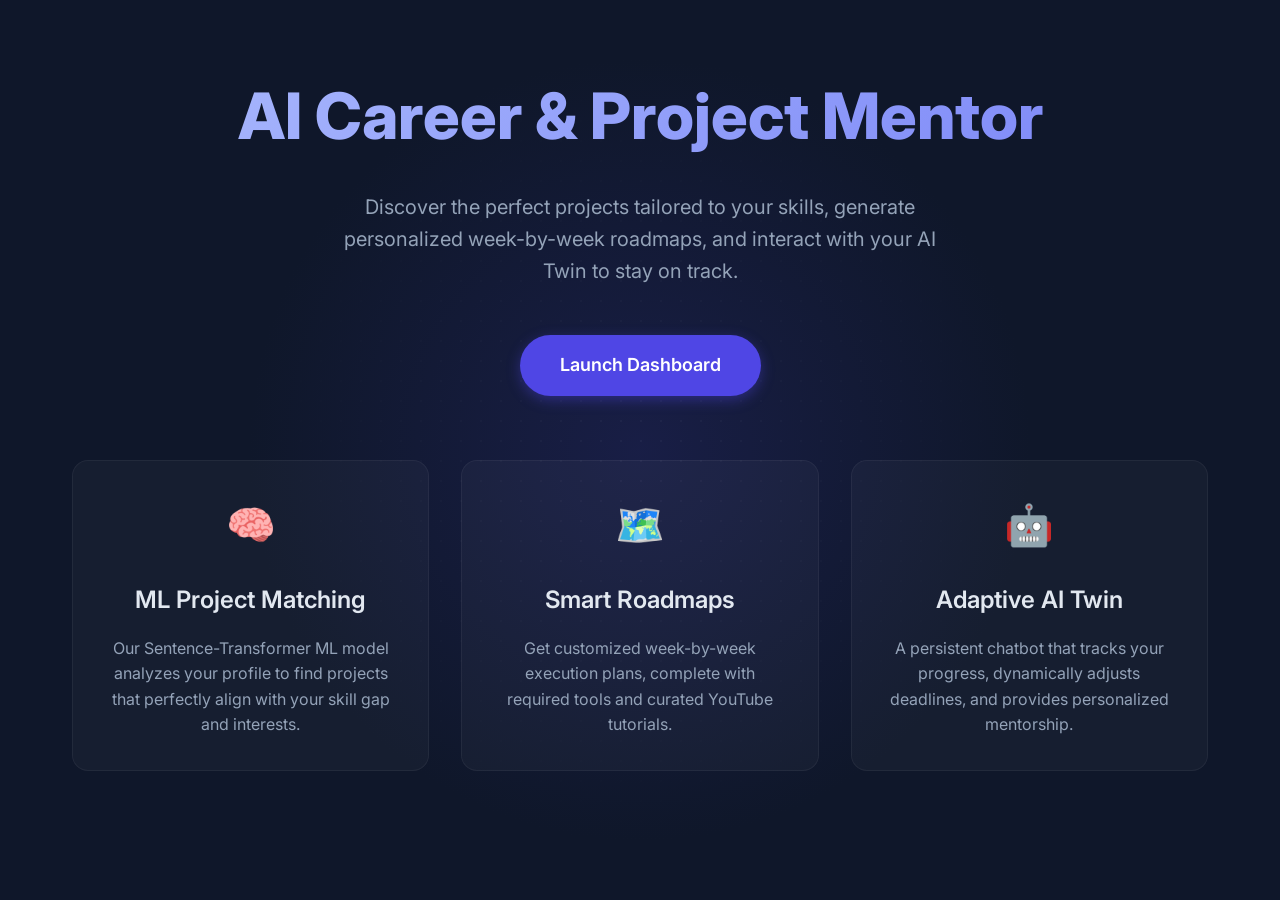
<file: AI-Career-Mentor/index.html>
<!DOCTYPE html>
<html lang="en">
<head>
    <meta charset="UTF-8">
    <meta name="viewport" content="width=device-width, initial-scale=1.0">
    <title>AI Career & Project Mentor</title>
    <link href="https://fonts.googleapis.com/css2?family=Inter:wght@400;500;600;700;800&display=swap" rel="stylesheet">
    <style>
        :root {
            --primary: #4F46E5;
            --primary-hover: #4338CA;
            --bg-dark: #0F172A;
            --text-light: #F8FAFC;
            --text-muted: #94A3B8;
        }

        * {
            margin: 0;
            padding: 0;
            box-sizing: border-box;
            font-family: 'Inter', sans-serif;
        }

        body {
            background-color: var(--bg-dark);
            color: var(--text-light);
            line-height: 1.6;
            overflow-x: hidden;
        }

        /* Hero Section */
        .hero {
            min-height: 100vh;
            display: flex;
            flex-direction: column;
            justify-content: center;
            align-items: center;
            text-align: center;
            padding: 2rem;
            position: relative;
            background: radial-gradient(circle at 50% 50%, rgba(79, 70, 229, 0.15) 0%, rgba(15, 23, 42, 1) 50%);
        }

        .hero::before {
            content: '';
            position: absolute;
            top: 0;
            left: 0;
            right: 0;
            bottom: 0;
            background: url('[data-uri]');
            z-index: -1;
        }

        h1 {
            font-size: 4rem;
            font-weight: 800;
            margin-bottom: 1.5rem;
            background: linear-gradient(135deg, #A5B4FC 0%, #818CF8 100%);
            -webkit-background-clip: text;
            -webkit-text-fill-color: transparent;
            animation: fadeInDown 1s ease-out;
        }

        p.subtitle {
            font-size: 1.25rem;
            color: var(--text-muted);
            max-width: 600px;
            margin-bottom: 3rem;
            animation: fadeInUp 1s ease-out 0.2s both;
        }

        .cta-button {
            display: inline-block;
            padding: 1rem 2.5rem;
            font-size: 1.125rem;
            font-weight: 600;
            color: white;
            background-color: var(--primary);
            border-radius: 9999px;
            text-decoration: none;
            transition: all 0.3s ease;
            box-shadow: 0 4px 14px 0 rgba(79, 70, 229, 0.39);
            animation: fadeInUp 1s ease-out 0.4s both;
        }

        .cta-button:hover {
            background-color: var(--primary-hover);
            transform: translateY(-2px);
            box-shadow: 0 6px 20px 0 rgba(79, 70, 229, 0.5);
        }

        /* Features Section */
        .features {
            display: grid;
            grid-template-columns: repeat(auto-fit, minmax(300px, 1fr));
            gap: 2rem;
            max-width: 1200px;
            margin: 0 auto;
            padding: 4rem 2rem;
            animation: fadeInUp 1s ease-out 0.6s both;
        }

        .feature-card {
            background: rgba(255, 255, 255, 0.03);
            border: 1px solid rgba(255, 255, 255, 0.05);
            padding: 2rem;
            border-radius: 1rem;
            backdrop-filter: blur(10px);
            transition: transform 0.3s ease;
        }

        .feature-card:hover {
            transform: translateY(-5px);
            background: rgba(255, 255, 255, 0.05);
        }

        .feature-icon {
            font-size: 2.5rem;
            margin-bottom: 1.5rem;
        }

        .feature-title {
            font-size: 1.5rem;
            font-weight: 600;
            margin-bottom: 1rem;
            color: #E2E8F0;
        }

        .feature-desc {
            color: var(--text-muted);
        }

        /* Animations */
        @keyframes fadeInDown {
            from { opacity: 0; transform: translateY(-20px); }
            to { opacity: 1; transform: translateY(0); }
        }

        @keyframes fadeInUp {
            from { opacity: 0; transform: translateY(20px); }
            to { opacity: 1; transform: translateY(0); }
        }

        @media (max-width: 768px) {
            h1 { font-size: 2.5rem; }
            .features { grid-template-columns: 1fr; }
        }
    </style>
</head>
<body>

    <section class="hero">
        <h1>AI Career & Project Mentor</h1>
        <p class="subtitle">Discover the perfect projects tailored to your skills, generate personalized week-by-week roadmaps, and interact with your AI Twin to stay on track.</p>
        <!-- The Streamlit app runs on port 8501 by default -->
        <a href="http://localhost:8501" class="cta-button">Launch Dashboard</a>
        
        <div class="features">
            <div class="feature-card">
                <div class="feature-icon">🧠</div>
                <h3 class="feature-title">ML Project Matching</h3>
                <p class="feature-desc">Our Sentence-Transformer ML model analyzes your profile to find projects that perfectly align with your skill gap and interests.</p>
            </div>
            <div class="feature-card">
                <div class="feature-icon">🗺️</div>
                <h3 class="feature-title">Smart Roadmaps</h3>
                <p class="feature-desc">Get customized week-by-week execution plans, complete with required tools and curated YouTube tutorials.</p>
            </div>
            <div class="feature-card">
                <div class="feature-icon">🤖</div>
                <h3 class="feature-title">Adaptive AI Twin</h3>
                <p class="feature-desc">A persistent chatbot that tracks your progress, dynamically adjusts deadlines, and provides personalized mentorship.</p>
            </div>
        </div>
    </section>

</body>
</html>
</file>
